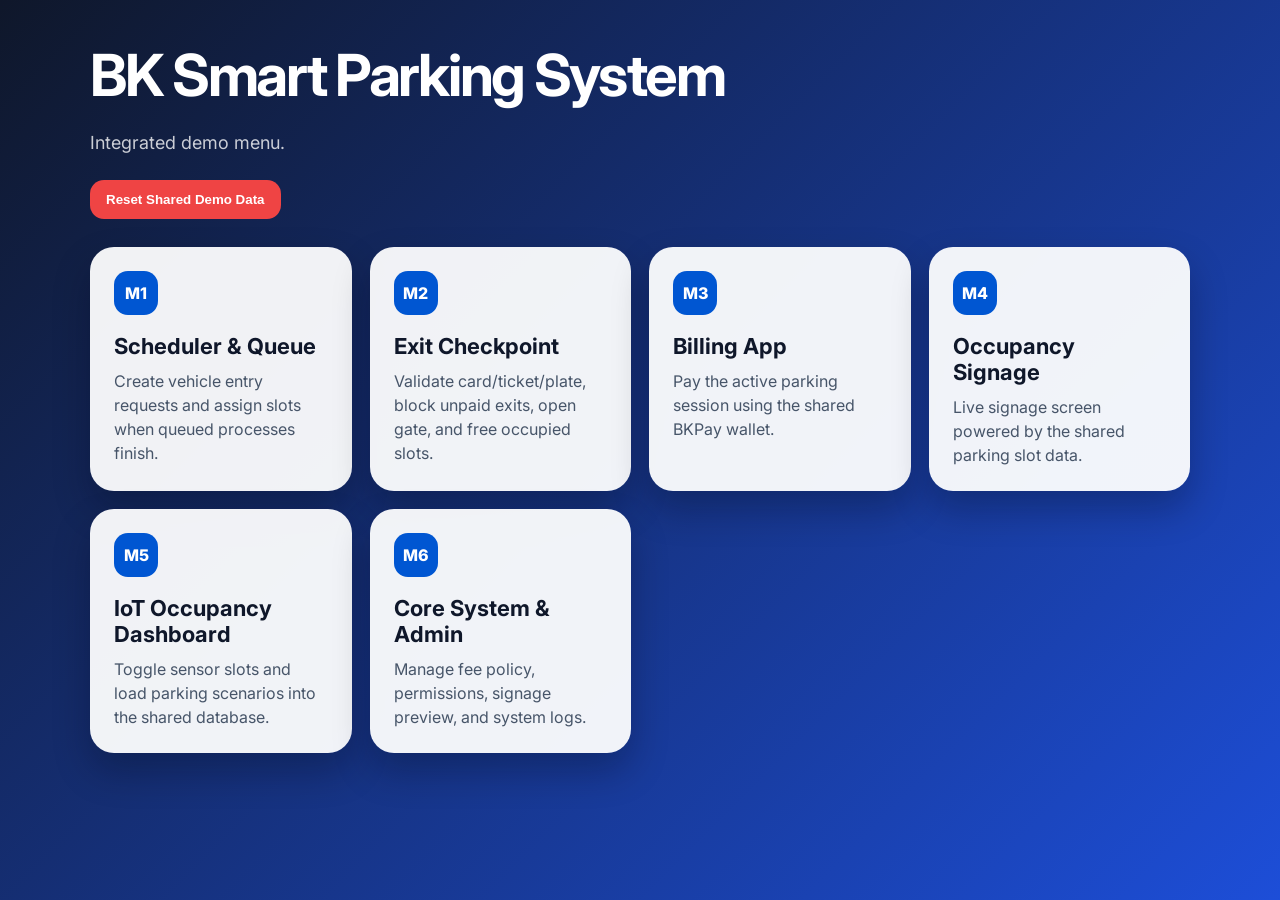
<file: index.html>
<!DOCTYPE html>
<html lang="en">
<head>
    <meta charset="UTF-8">
    <meta name="viewport" content="width=device-width, initial-scale=1.0">
    <title>BK Smart Parking System - Integrated Demo</title>
    <link href="https://fonts.googleapis.com/css2?family=Inter:wght@400;600;700;800&display=swap" rel="stylesheet">
    <style>
        * { box-sizing: border-box; }
        body {
            margin: 0;
            min-height: 100vh;
            font-family: Inter, system-ui, -apple-system, BlinkMacSystemFont, sans-serif;
            background: linear-gradient(135deg, #0f172a, #1d4ed8);
            color: #fff;
            padding: 40px;
        }
        .wrap { max-width: 1100px; margin: 0 auto; }
        .hero {
            margin-bottom: 28px;
        }
        .hero h1 {
            font-size: clamp(36px, 5vw, 58px);
            margin: 0 0 12px;
            letter-spacing: -0.04em;
        }
        .hero p {
            max-width: 760px;
            color: rgba(255,255,255,0.78);
            font-size: 18px;
            line-height: 1.65;
        }
        .grid {
            display: grid;
            grid-template-columns: repeat(auto-fit, minmax(250px, 1fr));
            gap: 18px;
        }
        .card {
            display: block;
            color: #0f172a;
            text-decoration: none;
            background: rgba(255,255,255,0.94);
            border-radius: 24px;
            padding: 24px;
            min-height: 180px;
            box-shadow: 0 18px 36px rgba(2,6,23,0.28);
            transition: transform .18s ease, box-shadow .18s ease;
        }
        .card:hover { transform: translateY(-4px); box-shadow: 0 24px 45px rgba(2,6,23,0.34); }
        .badge {
            display: inline-flex;
            align-items: center;
            justify-content: center;
            width: 44px;
            height: 44px;
            border-radius: 14px;
            background: #0056D2;
            color: #fff;
            font-weight: 800;
            margin-bottom: 18px;
        }
        h2 { margin: 0 0 10px; font-size: 22px; }
        .card p { margin: 0; color: #475569; line-height: 1.5; }
        .tools { margin-top: 22px; display: flex; gap: 12px; flex-wrap: wrap; }
        button {
            border: 0;
            border-radius: 14px;
            padding: 12px 16px;
            font-weight: 800;
            cursor: pointer;
        }
        .reset { background: #ef4444; color: white; }
        .note { color: rgba(255,255,255,.75); margin-top: 12px; font-size: 14px; }
    </style>
</head>
<body>
    <main class="wrap">
        <section class="hero">
            <h1>BK Smart Parking System</h1>
            <p>Integrated demo menu. 
            <div class="tools">
                <button class="reset" id="reset-demo">Reset Shared Demo Data</button>
            </div>
            <div class="note"></div>
        </section>

        <section class="grid">
            <a class="card" href="Module_1/index.html"><div class="badge">M1</div><h2>Scheduler & Queue</h2><p>Create vehicle entry requests and assign slots when queued processes finish.</p></a>
            <a class="card" href="Module_2/index.html"><div class="badge">M2</div><h2>Exit Checkpoint</h2><p>Validate card/ticket/plate, block unpaid exits, open gate, and free occupied slots.</p></a>
            <a class="card" href="Module_3/index.html"><div class="badge">M3</div><h2>Billing App</h2><p>Pay the active parking session using the shared BKPay wallet.</p></a>
            <a class="card" href="Module_4/index.html"><div class="badge">M4</div><h2>Occupancy Signage</h2><p>Live signage screen powered by the shared parking slot data.</p></a>
            <a class="card" href="Module_5/index.html"><div class="badge">M5</div><h2>IoT Occupancy Dashboard</h2><p>Toggle sensor slots and load parking scenarios into the shared database.</p></a>
            <a class="card" href="Module_6/index.html"><div class="badge">M6</div><h2>Core System & Admin</h2><p>Manage fee policy, permissions, signage preview, and system logs.</p></a>
        </section>
    </main>
    <script src="shared/spms-db.js"></script>
    <script>
        document.getElementById('reset-demo').addEventListener('click', () => {
            window.SPMS.resetDb();
            alert('Shared demo data has been reset.');
        });
    </script>
</body>
</html>
</file>
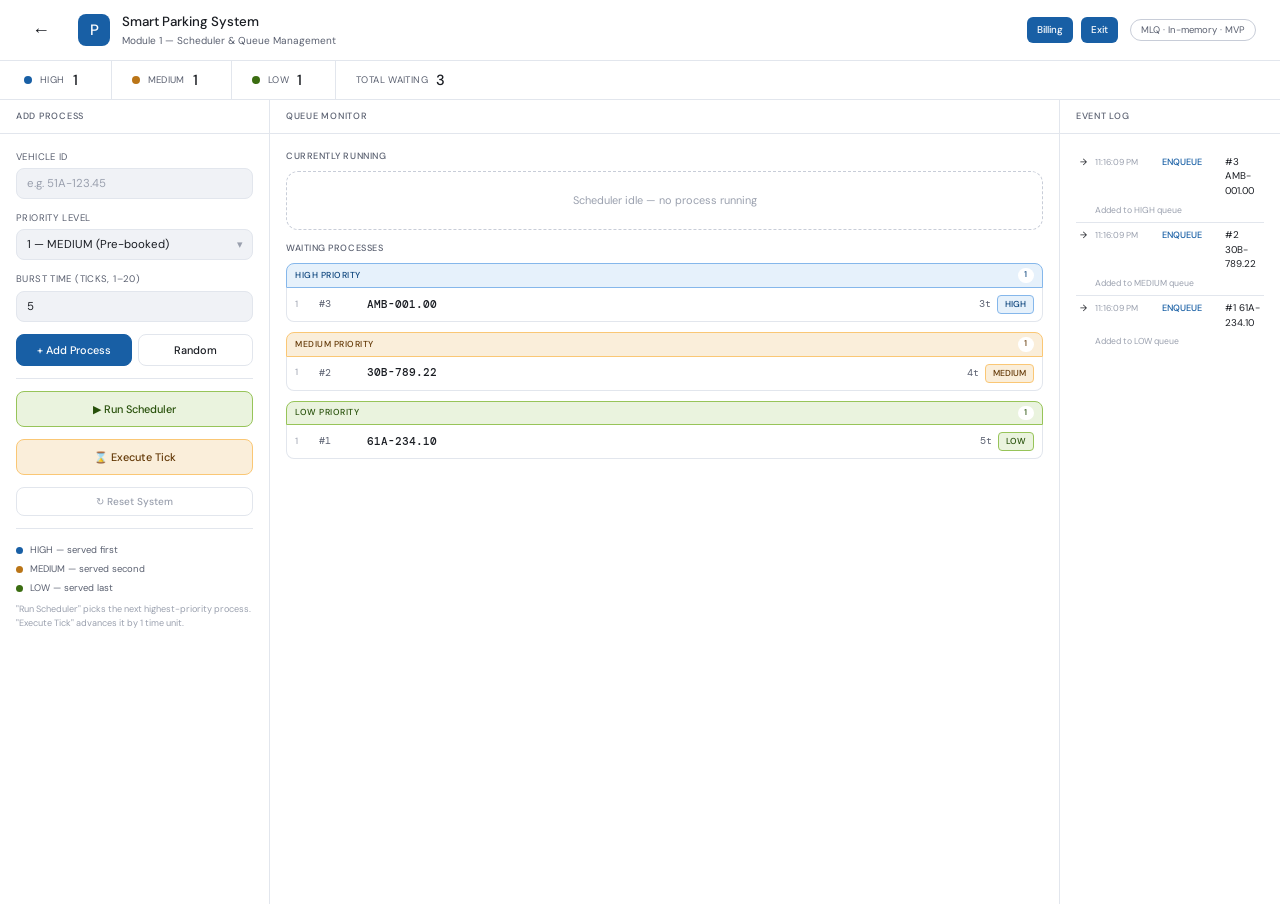
<file: Module_1/index.html>
<!DOCTYPE html>
<html lang="en">
<head>
  <meta charset="UTF-8" />
  <meta name="viewport" content="width=device-width, initial-scale=1.0" />
  <title>SPS — Scheduler & Queue Management</title>
  <link rel="stylesheet" href="../shared/spms-ui.css" />
  <link rel="stylesheet" href="style.css" />
  <style>
    .module-nav { display:flex; gap:8px; align-items:center; }
    .module-nav a { display:inline-flex; align-items:center; justify-content:center; border-radius:6px; padding:6px 10px; background:#185FA5; color:#fff; text-decoration:none; font-size:0.7rem; font-weight:500; transition:background .15s; }
    .module-nav a:hover { background:#0C447C; }
    .back-btn { background:none; border:none; color:#1A1D23; font-size:18px; cursor:pointer; padding:0 8px; margin-right:8px; }
    .back-btn:hover { color:#0056D2; }
  </style>
</head>
<body>
<div class="app-shell">

  <!-- Header -->
  <header class="app-header">
    <div class="hdr-brand">
      <button type="button" class="back-btn" onclick="window.SPMS_UI?.goBack();">←</button>
      <div class="hdr-icon">P</div>
      <div>
        <div class="hdr-title">Smart Parking System</div>
        <div class="hdr-sub">Module 1 — Scheduler &amp; Queue Management</div>
      </div>
    </div>
    <div style="display:flex; align-items:center; gap:12px;">
      <div class="module-nav">
        <a href="../Module_3/index.html">Billing</a>
        <a href="../Module_2/index.html">Exit</a>
      </div>
      <span class="hdr-pill">MLQ &middot; In-memory &middot; MVP</span>
    </div>
  </header>

  <!-- Stats bar -->
  <div class="stats-bar">
    <div class="stat">
      <div class="stat-dot" style="background:#185FA5"></div>
      <span class="stat-label">HIGH</span>
      <span class="stat-value" id="stat0">0</span>
    </div>
    <div class="stat">
      <div class="stat-dot" style="background:#BA7517"></div>
      <span class="stat-label">MEDIUM</span>
      <span class="stat-value" id="stat1">0</span>
    </div>
    <div class="stat">
      <div class="stat-dot" style="background:#3B6D11"></div>
      <span class="stat-label">LOW</span>
      <span class="stat-value" id="stat2">0</span>
    </div>
    <div class="stat">
      <span class="stat-label">Total waiting</span>
      <span class="stat-value" id="statTotal">0</span>
    </div>
  </div>

  <!-- Main content -->
  <main class="app-main">

    <!-- LEFT: Control panel -->
    <section class="panel">
      <div class="panel-header">Add Process</div>
      <div class="panel-body">

        <div>
          <label class="form-label" for="vehicleInput">Vehicle ID</label>
          <input class="form-input" id="vehicleInput" type="text"
                 placeholder="e.g. 51A-123.45" maxlength="20" />
        </div>

        <div>
          <label class="form-label" for="prioritySelect">Priority Level</label>
          <div class="select-wrap">
            <select class="form-select" id="prioritySelect">
              <option value="0">0 — HIGH (Emergency / VIP)</option>
              <option value="1" selected>1 — MEDIUM (Pre-booked)</option>
              <option value="2">2 — LOW (Walk-in)</option>
            </select>
          </div>
        </div>

        <div>
          <label class="form-label" for="burstInput">Burst Time (ticks, 1–20)</label>
          <input class="form-input" id="burstInput" type="number"
                 value="5" min="1" max="20" />
        </div>

        <div class="btn-row">
          <button class="btn btn-primary" id="btnAdd">+ Add Process</button>
          <button class="btn btn-ghost"   id="btnRandom">Random</button>
        </div>

        <hr class="sep" />

        <button class="btn btn-success" id="btnSchedule">
          &#9654; Run Scheduler
        </button>
        <button class="btn btn-warning" id="btnTick">
          &#8987; Execute Tick
        </button>
        <button class="btn btn-reset" id="btnReset">
          &#8635; Reset System
        </button>

        <hr class="sep" />

        <div class="legend">
          <div class="legend-row">
            <div class="legend-dot" style="background:#185FA5"></div>
            <span>HIGH — served first</span>
          </div>
          <div class="legend-row">
            <div class="legend-dot" style="background:#BA7517"></div>
            <span>MEDIUM — served second</span>
          </div>
          <div class="legend-row">
            <div class="legend-dot" style="background:#3B6D11"></div>
            <span>LOW — served last</span>
          </div>
          <p class="legend-note">
            "Run Scheduler" picks the next highest-priority process.
            "Execute Tick" advances it by 1 time unit.
          </p>
        </div>

      </div>
    </section>

    <!-- CENTRE: Queue monitor -->
    <section class="panel">
      <div class="panel-header">Queue Monitor</div>
      <div class="panel-body">

        <div>
          <div class="sec-label" style="margin-bottom:8px">Currently running</div>
          <div id="currentProcess"></div>
        </div>

        <div>
          <div class="sec-label" style="margin-bottom:8px">Waiting processes</div>
          <div id="queueList"></div>
        </div>

      </div>
    </section>

    <!-- RIGHT: Event log -->
    <section class="panel">
      <div class="panel-header">Event Log</div>
      <div class="panel-body">
        <div id="logList"></div>
      </div>
    </section>

  </main>

</div>

<!-- Toast -->
<div class="toast" id="toast"></div>

<!-- Scripts — load in dependency order -->
<script src="../shared/spms-db.js"></script>
    <script src="../shared/spms-ui.js"></script>
<script src="pcb.js"></script>
<script src="queue.js"></script>
<script src="scheduler.js"></script>
<script src="main.js"></script>

</body>
</html>
</file>
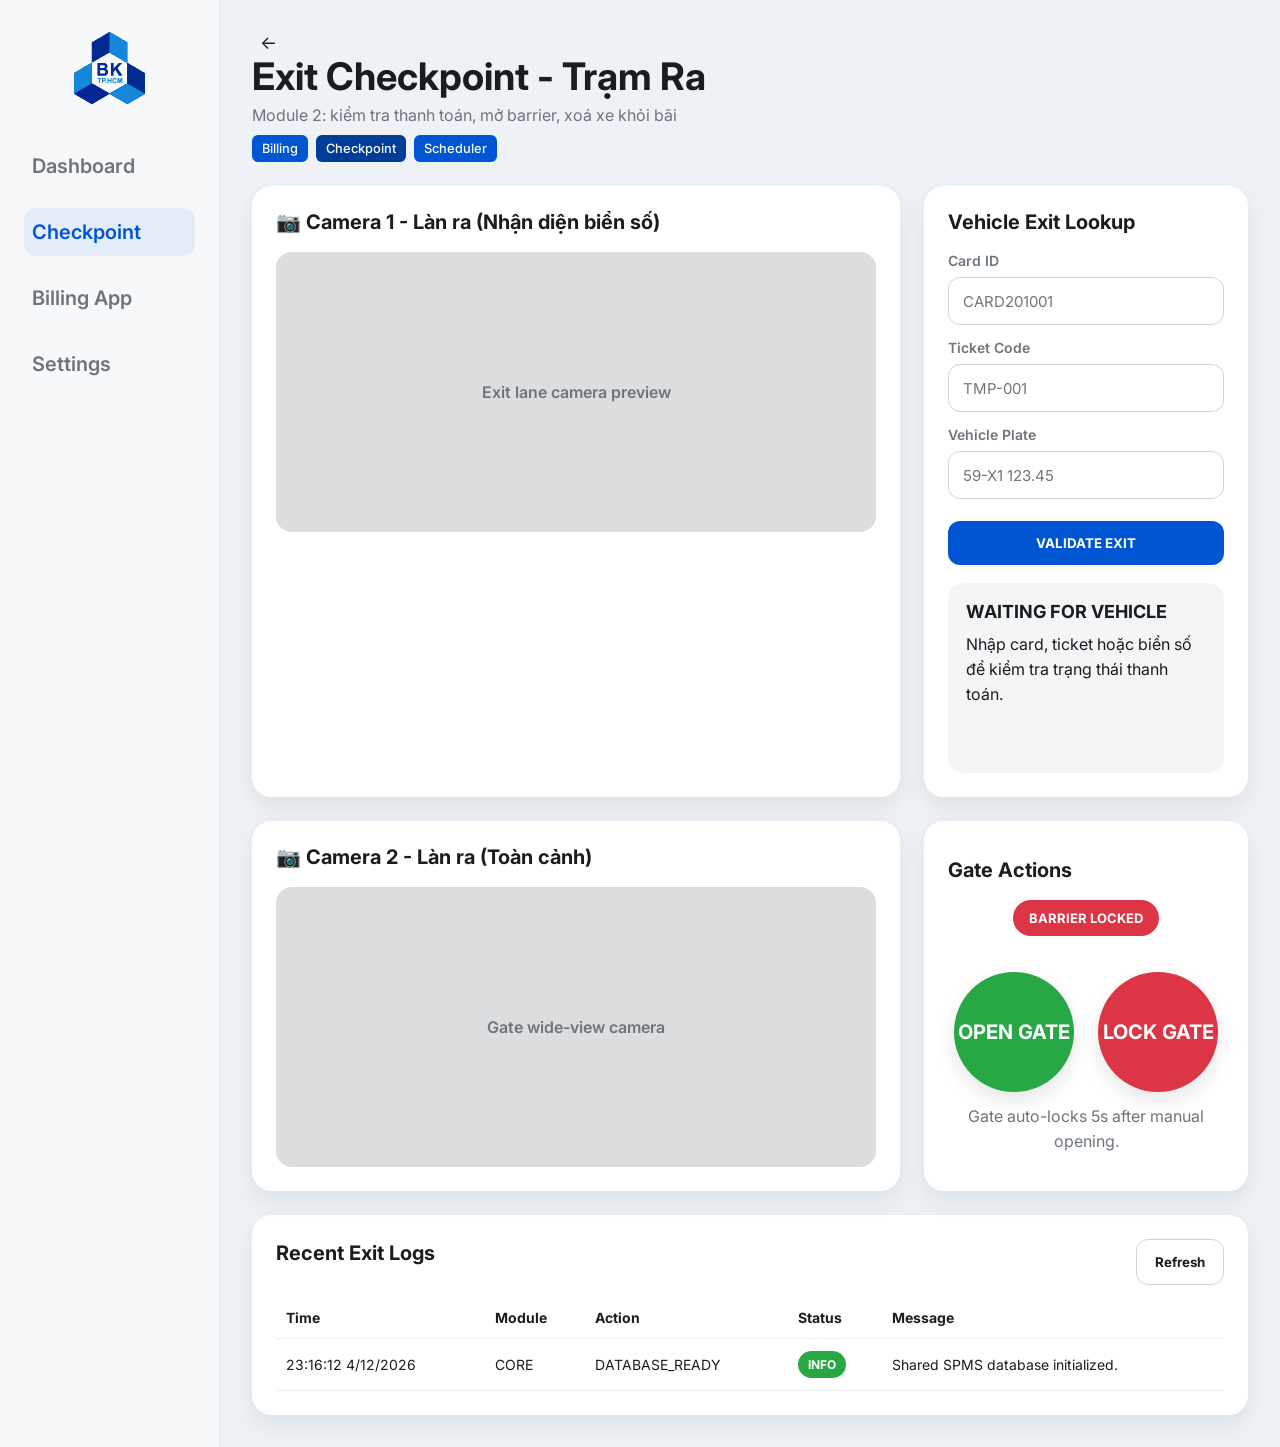
<file: Module_2/index.html>
<!DOCTYPE html>
<html lang="en">
<head>
    <meta charset="UTF-8">
    <meta name="viewport" content="width=device-width, initial-scale=1.0">
    <title>Smart Parking - Module 2 Exit</title>
    <link rel="stylesheet" href="../shared/spms-ui.css">
    <link rel="stylesheet" href="style.css">
    <link href="https://fonts.googleapis.com/css2?family=Inter:wght@400;600;700&display=swap" rel="stylesheet">
    <style>
        .module-nav { display:flex; gap:8px; align-items:center; margin-top:10px; }
        .module-nav a { display:inline-flex; align-items:center; justify-content:center; border-radius:6px; padding:6px 10px; background:#0056D2; color:#fff; text-decoration:none; font-size:0.8rem; font-weight:500; transition:background .15s; }
        .module-nav a:hover { background:#003d99; }
        .back-btn { background:none; border:none; color:#1A1D1F; font-size:18px; cursor:pointer; padding:0 8px; margin-right:8px; }
        .back-btn:hover { color:#0056D2; }
        .brand { width: 72px; height: 72px; border-radius: 18px; background: transparent; display: flex; align-items: center; justify-content: center; margin: 0 auto 20px; }
        .brand img { width: 100%; height: 100%; object-fit: contain; }
    </style>
</head>
<body>
    <div class="shell">
        <aside class="sidebar">
            <div class="brand"><img src="../shared/bk-logo.svg" alt="BK logo"></div>
            <a class="nav-item" href="../Module_5/index.html">Dashboard</a>
            <a class="nav-item active" href="./index.html">Checkpoint</a>
            <a class="nav-item" href="../Module_3/index.html">Billing App</a>
            <a class="nav-item" href="../Module_6/index.html">Settings</a>
        </aside>

        <main class="content">
            <header class="page-header">
                <div>
                    <button type="button" class="back-btn" onclick="window.SPMS_UI?.goBack();">←</button>
                    <h1>Exit Checkpoint - Trạm Ra</h1>
                    <p class="subtitle">Module 2: kiểm tra thanh toán, mở barrier, xoá xe khỏi bãi</p>
                    <div class="module-nav">
                        <a class="nav-item" href="../Module_3/index.html">Billing</a>
                        <a class="nav-item active" href="./index.html">Checkpoint</a>
                        <a class="nav-item" href="../Module_1/index.html">Scheduler</a>
                    </div>
                </div>
            </header>

            <section class="top-grid">
                <div class="camera-card card">
                    <h2>📷 Camera 1 - Làn ra (Nhận diện biển số)</h2>
                    <div class="camera-placeholder">Exit lane camera preview</div>
                </div>

                <div class="detail-card card">
                    <h2>Vehicle Exit Lookup</h2>
                    <label for="card-input">Card ID</label>
                    <input id="card-input" class="input-field" placeholder="CARD201001">

                    <label for="ticket-input">Ticket Code</label>
                    <input id="ticket-input" class="input-field" placeholder="TMP-001">

                    <label for="plate-input">Vehicle Plate</label>
                    <input id="plate-input" class="input-field" placeholder="59-X1 123.45">

                    <button id="btn-validate" class="btn btn-blue">VALIDATE EXIT</button>

                    <div id="result-panel" class="result-panel waiting">
                        <div class="result-title">WAITING FOR VEHICLE</div>
                        <p>Nhập card, ticket hoặc biển số để kiểm tra trạng thái thanh toán.</p>
                    </div>
                </div>
            </section>

            <section class="bottom-grid">
                <div class="camera-card card">
                    <h2>📷 Camera 2 - Làn ra (Toàn cảnh)</h2>
                    <div class="camera-placeholder">Gate wide-view camera</div>
                </div>

                <div class="action-card card">
                    <h2>Gate Actions</h2>
                    <div class="gate-status-row">
                        <span id="gate-badge" class="pill pill-red">BARRIER LOCKED</span>
                    </div>
                    <div class="action-row">
                        <button id="btn-open" class="circle-btn open" disabled>OPEN GATE</button>
                        <button id="btn-lock" class="circle-btn lock">LOCK GATE</button>
                    </div>
                    <p class="action-hint">Gate auto-locks 5s after manual opening.</p>
                </div>
            </section>

            <section class="card log-card">
                <div class="section-head">
                    <h2>Recent Exit Logs</h2>
                    <button id="btn-refresh" class="btn btn-outline">Refresh</button>
                </div>
                <table class="data-table">
                    <thead>
                        <tr>
                            <th>Time</th>
                            <th>Module</th>
                            <th>Action</th>
                            <th>Status</th>
                            <th>Message</th>
                        </tr>
                    </thead>
                    <tbody id="log-body"></tbody>
                </table>
            </section>
        </main>
    </div>

    <script src="../shared/spms-db.js"></script>
    <script src="../shared/spms-ui.js"></script>
    <script src="app.js"></script>
</body>
</html>
</file>
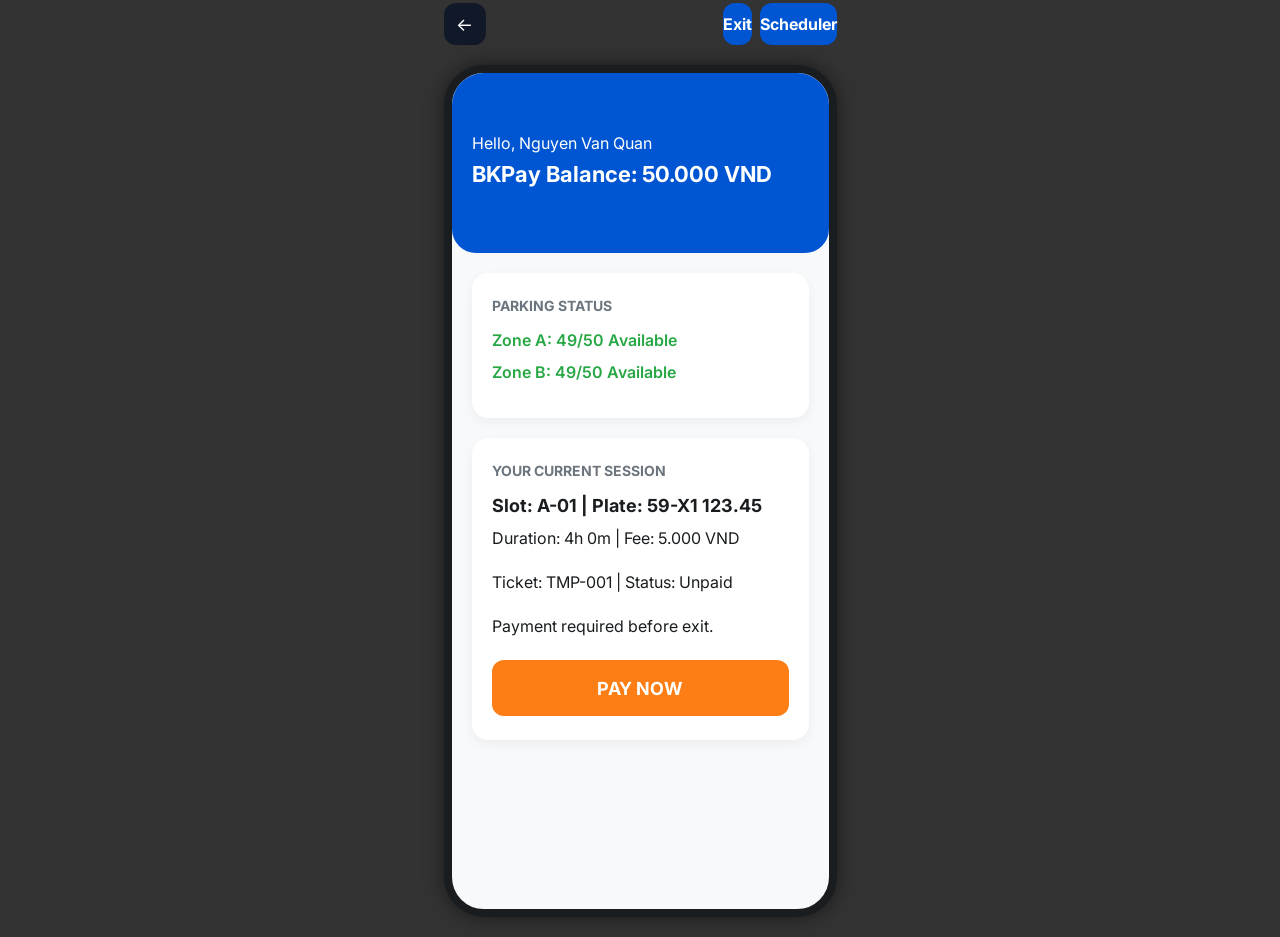
<file: Module_3/index.html>
<!DOCTYPE html>
<html lang="en">
<head>
    <meta charset="UTF-8">
    <meta name="viewport" content="width=device-width, initial-scale=1.0">
    <title>Smart Parking - End User</title>
    <link rel="stylesheet" href="../shared/spms-ui.css">
    <link rel="stylesheet" href="style.css">
    <link href="https://fonts.googleapis.com/css2?family=Inter:wght@400;600;700&display=swap" rel="stylesheet">
    <style>
        .module-toolbar { width:393px; margin:20px auto 0; display:flex; gap:12px; justify-content:space-between; align-items:center; }
        .module-toolbar .back-btn { width:42px; height:42px; border-radius:12px; background:#111827; color:#fff; border:none; font-size:18px; cursor:pointer; display:flex; align-items:center; justify-content:center; }
        .module-toolbar .nav-links { display:flex; gap:8px; }
        .module-toolbar a { flex:1; text-decoration:none; display:inline-flex; align-items:center; justify-content:center; height:42px; border-radius:12px; background:#0056D2; color:#fff; font-weight:700; transition:background .15s; }
        .module-toolbar a:hover { background:#003d99; }
    </style>
</head>
<body>
    <div class="billing-shell">
        <div class="module-toolbar">
            <button class="back-btn" onclick="window.SPMS_UI?.goBack();">←</button>
            <div class="nav-links">
                <a href="../Module_2/index.html">Exit</a>
                <a href="../Module_1/index.html">Scheduler</a>
            </div>
        </div>
        <div class="phone-frame">
        
        <div id="screen-home" class="screen active">
            <div class="header-blue">
                <p class="greeting" id="user-name">Hello, Nguyen Van Quan</p>
                <h1 class="balance" id="user-balance">BKPay Balance: 50,000 VND</h1>
            </div>

            <div class="card status-card">
                <p class="card-title">PARKING STATUS</p>
                <p class="zone-text text-green" id="zone-a">Zone A: 45/50 Available</p>
                <p class="zone-text text-red" id="zone-b">Zone B: Full</p>
            </div>

            <div class="card session-card">
                <p class="card-title">YOUR CURRENT SESSION</p>
                <p class="main-info">Slot: A-01 | Plate: 59-X1 123.45</p>
                <p class="sub-info">Duration: 4h 15m | Fee: 4,000 VND</p>
                <button id="btn-pay-now" class="btn btn-orange">PAY NOW</button>
            </div>
        </div>

        <div id="screen-payment" class="screen hidden">
            <div class="top-bar">
                <span id="btn-back" class="icon-back">&#10094;</span>
                <h2 class="title-checkout">Checkout</h2>
            </div>

            <div class="card receipt-card">
                <p class="card-title">PAYMENT SUMMARY</p>
                <div class="receipt-line">
                    <span>Parking Fee</span>
                    <span class="fw-bold">4,000 VND</span>
                </div>
                <div class="receipt-line">
                    <span>Service Fee</span>
                    <span class="fw-bold">1,000 VND</span>
                </div>
                <div class="divider"></div>
                <div class="receipt-total">
                    <span class="fw-bold">TOTAL PAYMENT</span>
                    <span class="text-red fw-bold text-24">5,000 VND</span>
                </div>
            </div>

            <div class="card method-card">
                <p class="card-title">Payment Method</p>
                <div class="method-info">
                    <span class="text-blue fw-bold">BKPay Wallet</span>
                    <span class="icon-check">✔</span>
                </div>
            </div>

            <button id="btn-confirm-pay" class="btn btn-green btn-bottom">CONFIRM & PAY</button>
        </div>

    </div>

    </div>
    <script src="../shared/spms-db.js"></script>
    <script src="../shared/spms-ui.js"></script>
    <script src="app.js"></script>
</body>
</html>
</file>
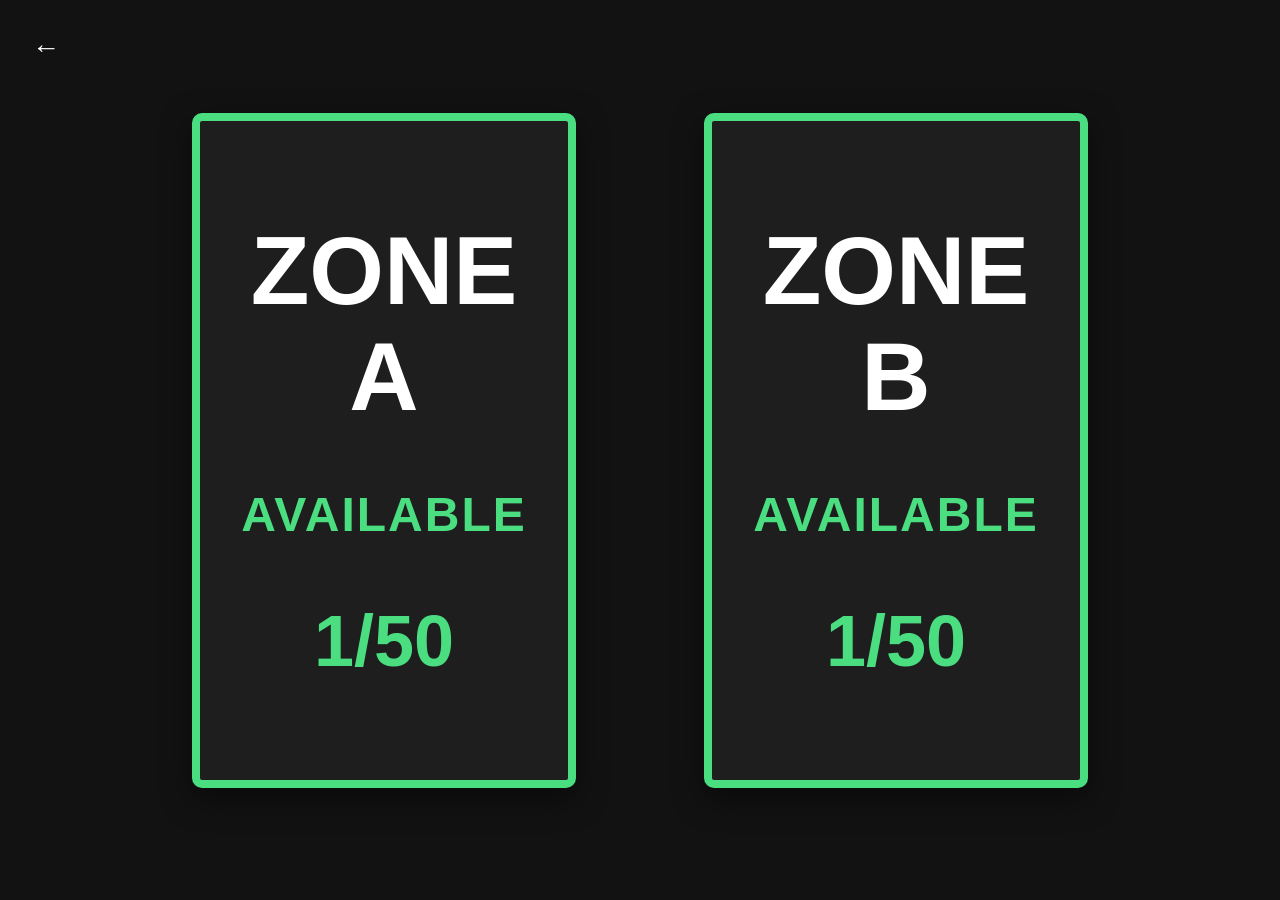
<file: Module_4/index.html>
<!DOCTYPE html>
<html lang="en">
<head>
    <meta charset="UTF-8">
    <meta name="viewport" content="width=device-width, initial-scale=1.0">
    <title>Occupancy Signage</title>
    <link rel="stylesheet" href="../shared/spms-ui.css">
    <style>
        body {
            margin: 0;
            padding: 0;
            font-family: 'Segoe UI', Tahoma, Geneva, Verdana, sans-serif;
            background-color: #121212;
            color: #ffffff;
            display: flex;
            justify-content: center;
            align-items: center;
            height: 100vh;
            overflow: hidden;
        }

        #zones-container {
            display: flex;
            justify-content: center;
            align-items: center;
            width: 100vw;
            gap: 10vw;
        }

        .zone-card {
            width: 30vw;
            max-width: 450px;
            height: 75vh;
            max-height: 800px;
            border: 8px solid #4ade80;
            border-radius: 10px;
            background: #1e1e1e;
            display: flex;
            flex-direction: column;
            justify-content: space-evenly;
            align-items: center;
            padding: 40px 20px;
            box-sizing: border-box;
            box-shadow: 0 10px 30px rgba(0,0,0,0.5);
        }

        .zone-title {
            font-size: 6rem;
            font-weight: bold;
            color: #ffffff;
            text-align: center;
            line-height: 1.1;
        }

        .zone-status {
            font-size: 3rem;
            font-weight: bold;
            text-transform: uppercase;
            letter-spacing: 2px;
        }

        .zone-count {
            font-size: 4.5rem;
            font-weight: bold;
        }

        .border-available { border-color: #4ade80; }
        .border-near-full { border-color: #facc15; }
        .border-full      { border-color: #f87171; }

        .text-available { color: #4ade80; }
        .text-near-full { color: #facc15; }
        .text-full      { color: #f87171; }

        .back-btn {
            position: absolute;
            top: 24px;
            left: 24px;
            background: none;
            border: none;
            color: #ffffff;
            font-size: 28px;
            cursor: pointer;
            padding: 8px;
        }

        .back-btn:hover {
            color: #4ade80;
        }
    </style>
</head>
<body>
    <button type="button" class="back-btn" onclick="window.SPMS_UI?.goBack();">←</button>

    <div id="zones-container">
        <div id="zone-a-card" class="zone-card border-available">
            <div class="zone-title">ZONE A</div>
            <div id="zone-a-status" class="zone-status text-available">AVAILABLE</div>
            <div id="zone-a-count" class="zone-count text-available">--/--</div>
        </div>

        <div id="zone-b-card" class="zone-card border-available">
            <div class="zone-title">ZONE B</div>
            <div id="zone-b-status" class="zone-status text-available">AVAILABLE</div>
            <div id="zone-b-count" class="zone-count text-available">--/--</div>
        </div>
    </div>

    <script src="../shared/spms-db.js"></script>
    <script src="../shared/spms-ui.js"></script>
    <script src="app.js"></script>

</body>
</html>
</file>
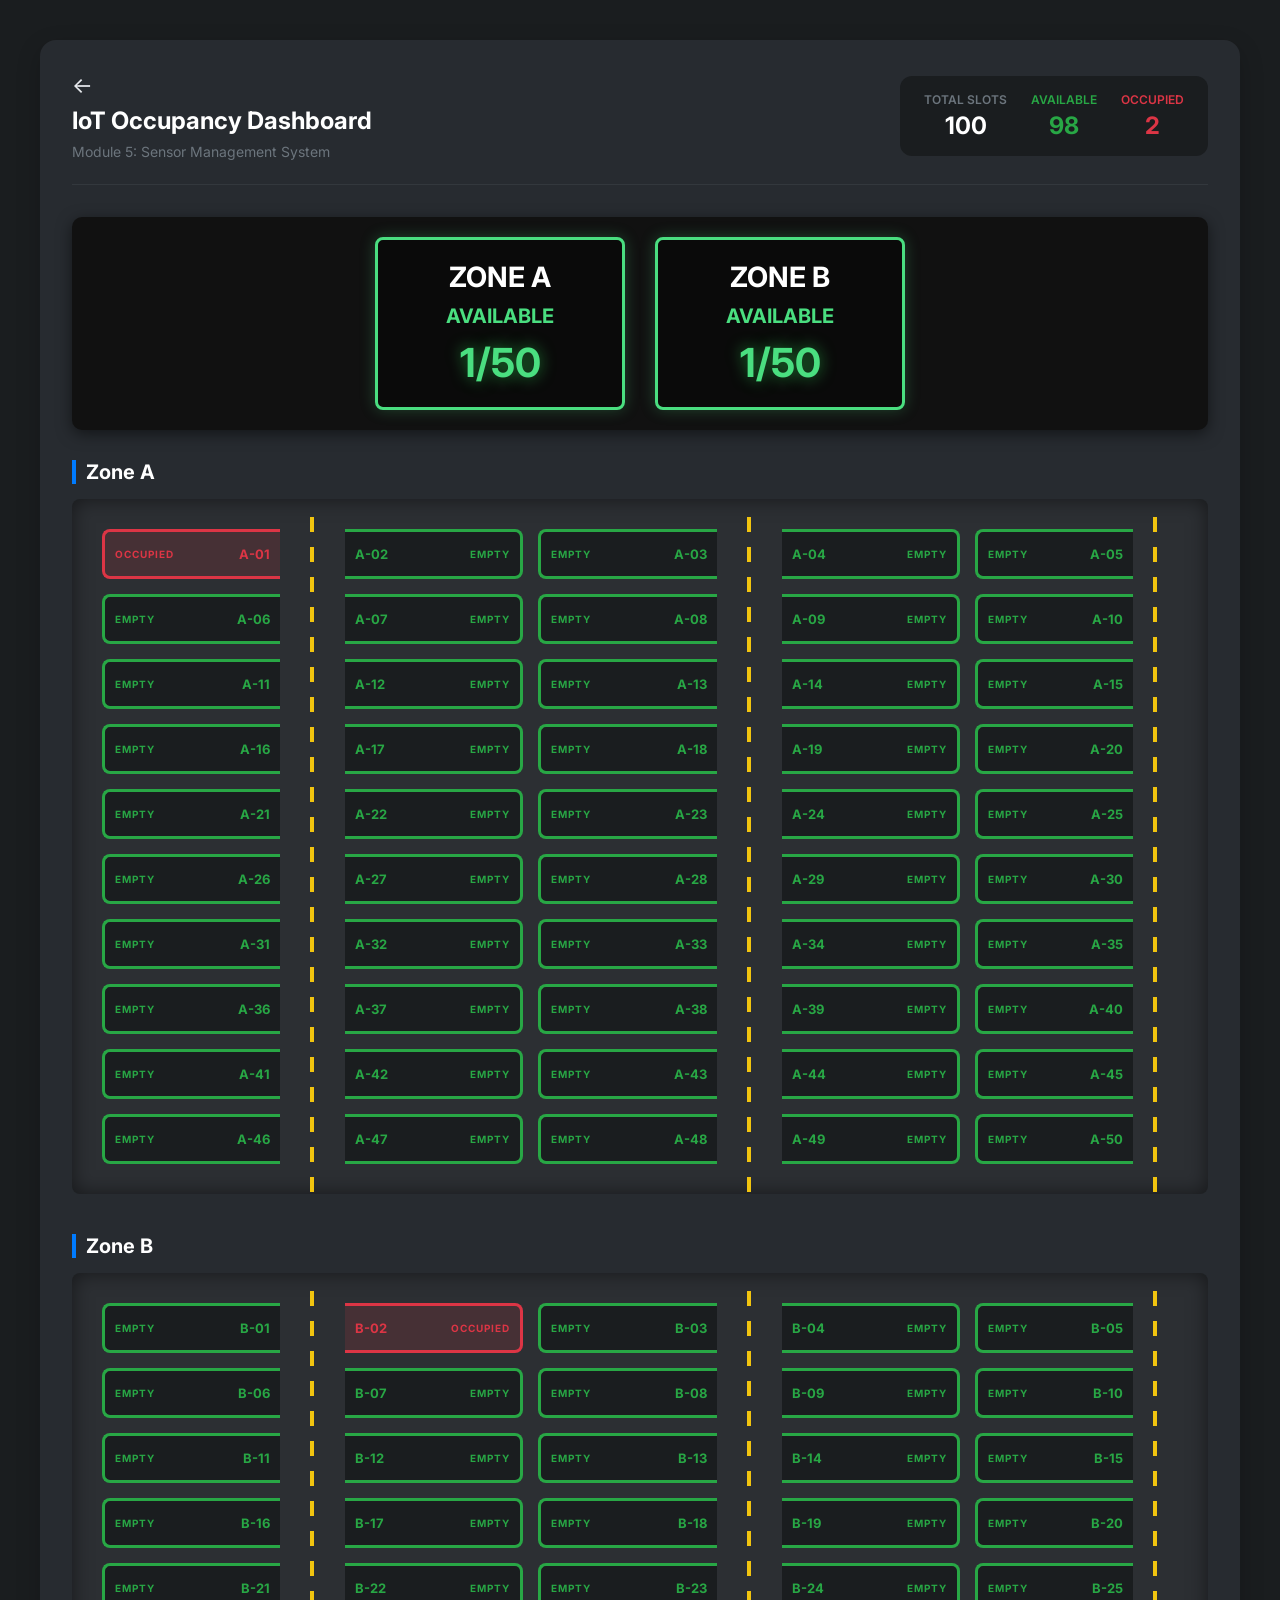
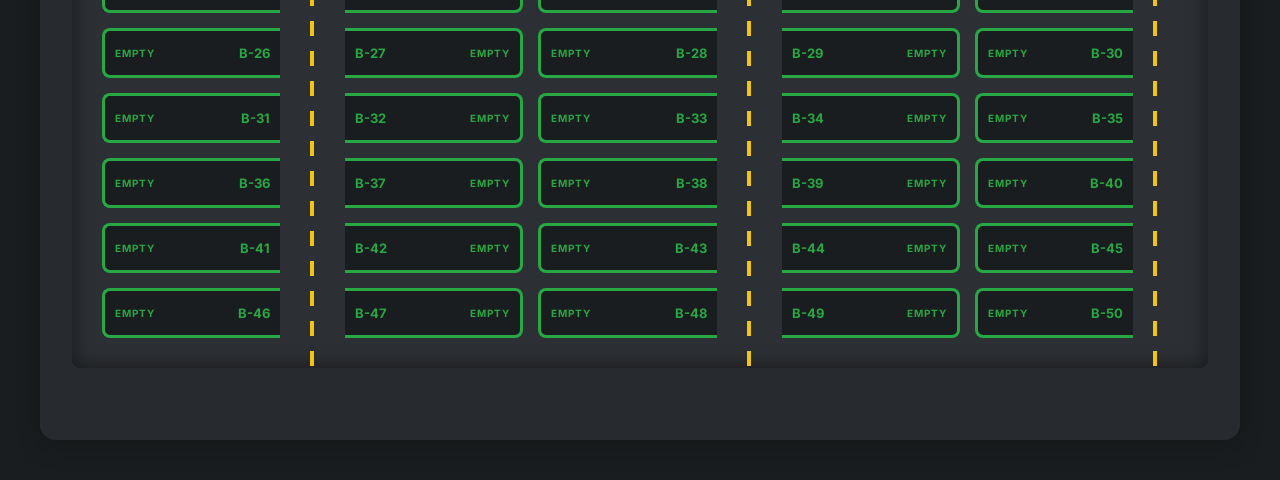
<file: Module_5/index.html>
<!DOCTYPE html>
<html lang="en">
<head>
    <meta charset="UTF-8">
    <meta name="viewport" content="width=device-width, initial-scale=1.0">
    <title>Smart Parking - IoT Occupancy Dashboard</title>
    <link rel="stylesheet" href="style.css">
    <link href="https://fonts.googleapis.com/css2?family=Inter:wght@400;600;700&display=swap" rel="stylesheet">
</head>
<body>
    <div class="dashboard-container">
        <div class="header">
            <div>
        <button type="button" class="back-btn" onclick="window.SPMS_UI?.goBack() || history.back();">←</button>
                <h1>IoT Occupancy Dashboard</h1>
                <p class="subtitle">Module 5: Sensor Management System</p>
            </div>
            <div class="stats-card">
                <div class="stat">
                    <span class="stat-title">Total Slots</span>
                    <span class="stat-value" id="total-slots">100</span>
                </div>
                <div class="stat">
                    <span class="stat-title text-green">Available</span>
                    <span class="stat-value text-green" id="available-slots">100</span>
                </div>
                <div class="stat">
                    <span class="stat-title text-red">Occupied</span>
                    <span class="stat-value text-red" id="occupied-slots">0</span>
                </div>
            </div>
        </div>
       
<div class="signage-preview">
    <div class="signage-box" id="sign-box-a">
        <div class="signage-title" style="color:white !important;">ZONE A</div>
        <div class="signage-status" id="sign-a-status">AVAILABLE</div>
        <div class="signage-count" id="sign-a-avail">50/50</div>
    </div>
    <div class="signage-box" id="sign-box-b">
        <div class="signage-title" style="color:white !important;">ZONE B</div>
        <div class="signage-status" id="sign-b-status">AVAILABLE</div>
        <div class="signage-count" id="sign-b-avail">50/50</div>
    </div>
</div>

        <div id="parking-grid" 
           
    </div>

    <script src="../shared/spms-db.js"></script>
    <script src="../shared/spms-ui.js"></script>
    <script src="app.js"></script>
</body>
</html>
</file>
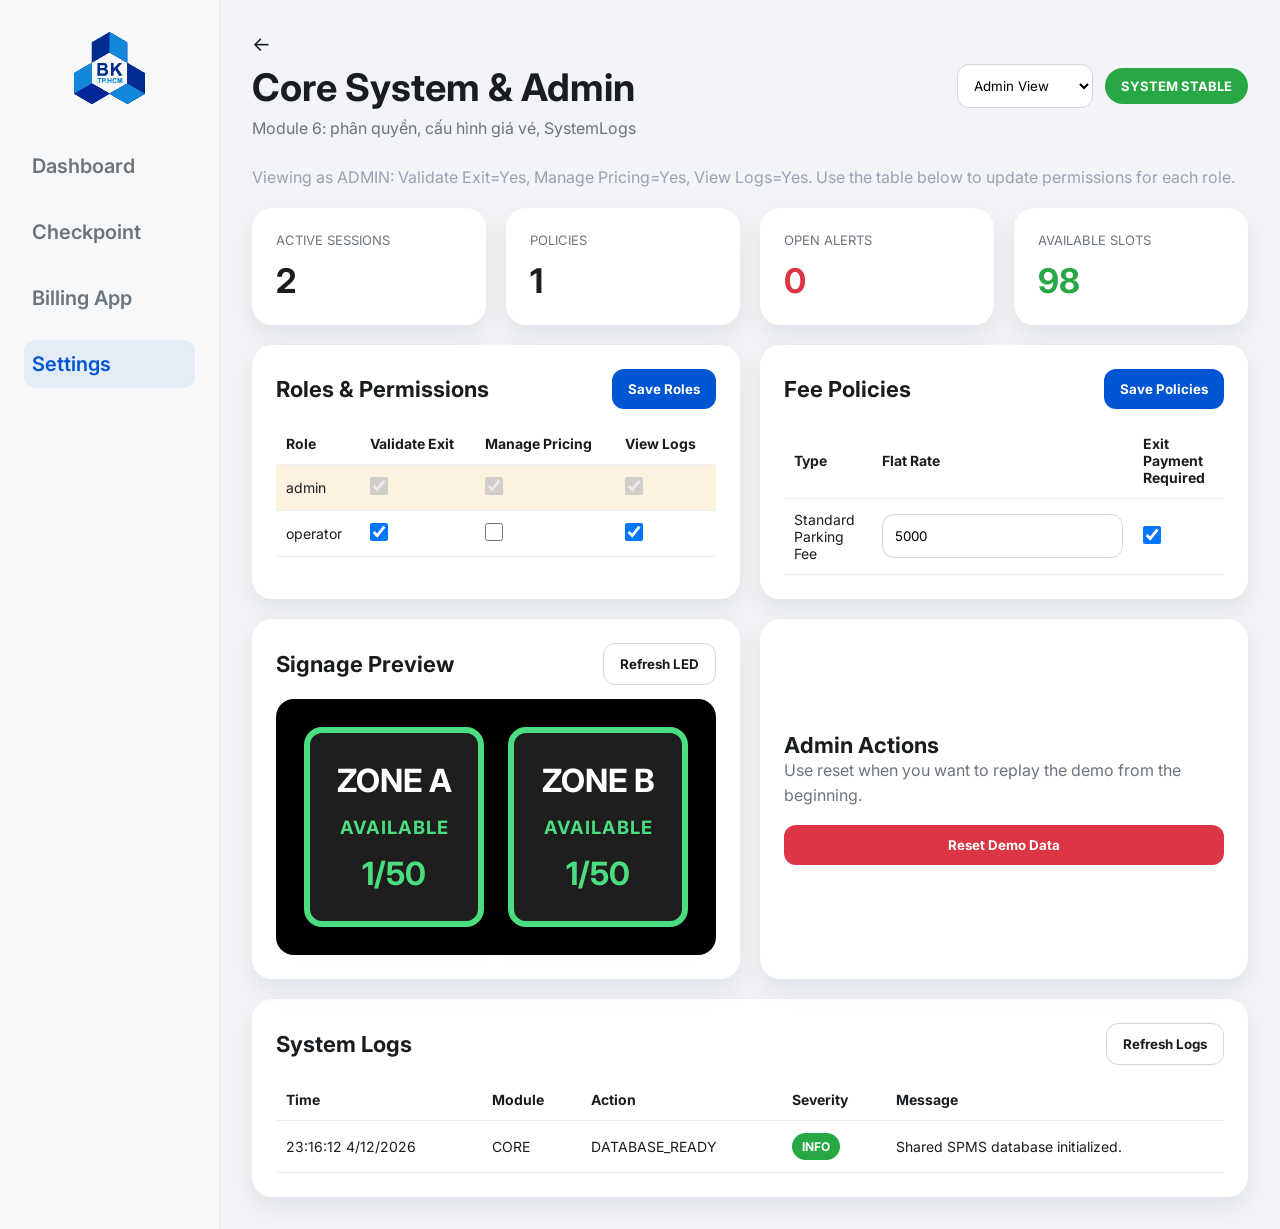
<file: Module_6/index.html>
<!DOCTYPE html>
<html lang="en">
<head>
    <meta charset="UTF-8">
    <meta name="viewport" content="width=device-width, initial-scale=1.0">
    <title>Smart Parking - Module 6 Core System & Admin</title>
    <link rel="stylesheet" href="../shared/spms-ui.css">
    <link rel="stylesheet" href="style.css">
    <link href="https://fonts.googleapis.com/css2?family=Inter:wght@400;600;700&display=swap" rel="stylesheet">
</head>
<body>
    <div class="shell">
        <aside class="sidebar">
                <div class="brand"><img src="../shared/bk-logo.svg" alt="BK logo"></div>
            <a class="nav-item" href="../Module_5/index.html">Dashboard</a>
            <a class="nav-item" href="../Module_2/index.html">Checkpoint</a>
            <a class="nav-item" href="../Module_3/index.html">Billing App</a>
            <a class="nav-item active" href="./index.html">Settings</a>
        </aside>

        <main class="content">
            <header class="page-header">
                <div>
                    <button type="button" class="back-btn" onclick="window.SPMS_UI?.goBack();">←</button>
                    <h1>Core System & Admin</h1>
                    <p class="subtitle">Module 6: phân quyền, cấu hình giá vé, SystemLogs</p>
                </div>
                <div class="header-actions">
                    <select id="role-switcher" class="select-field">
                        <option value="admin">Admin View</option>
                        <option value="operator">Operator View</option>
                    </select>
                    <span id="system-status" class="pill pill-green">SYSTEM STABLE</span>
                </div>
            </header>
            <p id="role-message" class="helper-text muted">Select a role to preview what permissions are active for that view.</p>

            <section class="stats-grid">
                <div class="stat-card">
                    <span class="stat-title">Active Sessions</span>
                    <span id="stat-sessions" class="stat-value">0</span>
                </div>
                <div class="stat-card">
                    <span class="stat-title">Policies</span>
                    <span id="stat-policies" class="stat-value">0</span>
                </div>
                <div class="stat-card">
                    <span class="stat-title">Open Alerts</span>
                    <span id="stat-alerts" class="stat-value text-red">0</span>
                </div>
                <div class="stat-card">
                    <span class="stat-title">Available Slots</span>
                    <span id="stat-available" class="stat-value text-green">0</span>
                </div>
            </section>

            <section class="grid-two">
                <div class="card">
                    <div class="section-head">
                        <h2>Roles & Permissions</h2>
                        <button id="btn-save-roles" class="btn btn-blue">Save Roles</button>
                    </div>
                    <table class="data-table">
                        <thead>
                            <tr>
                                <th>Role</th>
                                <th>Validate Exit</th>
                                <th>Manage Pricing</th>
                                <th>View Logs</th>
                            </tr>
                        </thead>
                        <tbody id="role-body"></tbody>
                    </table>
                </div>

                <div class="card">
                    <div class="section-head">
                        <h2>Fee Policies</h2>
                        <button id="btn-save-policy" class="btn btn-blue">Save Policies</button>
                    </div>
                    <table class="data-table">
                        <thead>
                            <tr>
                                <th>Type</th>
                                <th>Flat Rate</th>
                                <th>Exit Payment Required</th>
                            </tr>
                        </thead>
                        <tbody id="policy-body"></tbody>
                    </table>
                </div>
            </section>

            <section class="grid-two">
                <div class="card led-card">
                    <div class="section-head">
                        <h2>Signage Preview</h2>
                        <button id="btn-refresh-led" class="btn btn-outline">Refresh LED</button>
                    </div>
                    <div class="led-board">
                        <div id="zones-container">
                            <div id="zone-a-card" class="zone-card border-available">
                                <div class="zone-title">ZONE A</div>
                                <div id="zone-a-status" class="zone-status text-available">AVAILABLE</div>
                                <div id="zone-a-count" class="zone-count text-available">--/--</div>
                            </div>
                            <div id="zone-b-card" class="zone-card border-available">
                                <div class="zone-title">ZONE B</div>
                                <div id="zone-b-status" class="zone-status text-available">AVAILABLE</div>
                                <div id="zone-b-count" class="zone-count text-available">--/--</div>
                            </div>
                        </div>
                    </div>
                </div>

                <div class="card actions-card">
                    <h2>Admin Actions</h2>
                    <p class="helper-text">Use reset when you want to replay the demo from the beginning.</p>
                    <button id="btn-reset-demo" class="btn btn-danger">Reset Demo Data</button>
                </div>
            </section>

            <section class="card">
                <div class="section-head">
                    <h2>System Logs</h2>
                    <button id="btn-refresh-logs" class="btn btn-outline">Refresh Logs</button>
                </div>
                <table class="data-table">
                    <thead>
                        <tr>
                            <th>Time</th>
                            <th>Module</th>
                            <th>Action</th>
                            <th>Severity</th>
                            <th>Message</th>
                        </tr>
                    </thead>
                    <tbody id="log-body"></tbody>
                </table>
            </section>
        </main>
    </div>

    <script src="../shared/spms-db.js"></script>
    <script src="../shared/spms-ui.js"></script>
    <script src="app.js"></script>
</body>
</html>
</file>
<file: shared/spms-ui.css>
.spms-floating-back {
    appearance: none;
    -webkit-appearance: none;
    position: fixed;
    top: 16px;
    left: 16px;
    z-index: 9999;
    display: inline-flex;
    align-items: center;
    gap: 8px;
    padding: 10px 14px;
    border-radius: 999px;
    background: rgba(0, 86, 210, 0.95);
    color: #fff !important;
    text-decoration: none;
    font-family: Inter, Segoe UI, Arial, sans-serif;
    font-size: 14px;
    font-weight: 700;
    box-shadow: 0 8px 20px rgba(0, 0, 0, 0.18);
    border: 1px solid rgba(255,255,255,0.25);
    cursor: pointer;
}
.spms-floating-back:hover { filter: brightness(1.08); }
.spms-floating-back:active { transform: translateY(1px); }
</file>
<file: Module_1/style.css>
/* ============================================================
   style.css — Smart Parking Scheduler (Light Theme)
   Font: DM Sans + DM Mono
   Aesthetic: Clean, bright, professional dashboard
   ============================================================ */

@import url('https://fonts.googleapis.com/css2?family=DM+Mono:wght@400;500&family=DM+Sans:wght@300;400;500&display=swap');

/* ── Variables ─────────────────────────────────────────────── */
:root {
  --bg:        #F5F7FA;
  --bg-white:  #FFFFFF;
  --bg-surf:   #F0F2F6;
  --bd:        #E2E6ED;
  --bd-med:    #C8CDD8;

  --tx:        #1A1D23;
  --tx-2:      #5A6070;
  --tx-3:      #9AA0AE;

  /* HIGH — blue */
  --hi:        #185FA5;
  --hi-bg:     #E6F1FB;
  --hi-bd:     #85B7EB;
  --hi-txt:    #0C447C;

  /* MEDIUM — amber */
  --me:        #BA7517;
  --me-bg:     #FAEEDA;
  --me-bd:     #FAC775;
  --me-txt:    #633806;

  /* LOW — green */
  --lo:        #3B6D11;
  --lo-bg:     #EAF3DE;
  --lo-bd:     #97C459;
  --lo-txt:    #27500A;

  /* Accent */
  --ac:        #185FA5;

  --r:         8px;
  --rl:        12px;
  --mono:      'DM Mono', monospace;
  --sans:      'DM Sans', sans-serif;
}

/* ── Reset ─────────────────────────────────────────────────── */
*, *::before, *::after { box-sizing: border-box; margin: 0; padding: 0; }
html { font-size: 14px; }
body {
  font-family: var(--sans);
  background: var(--bg);
  color: var(--tx);
  min-height: 100vh;
  line-height: 1.5;
}

/* ── Layout ────────────────────────────────────────────────── */
.app-shell {
  display: grid;
  grid-template-rows: auto auto 1fr;
  min-height: 100vh;
}

/* ── Header ────────────────────────────────────────────────── */
.app-header {
  background: var(--bg-white);
  border-bottom: 1px solid var(--bd);
  padding: 12px 24px;
  display: flex;
  align-items: center;
  justify-content: space-between;
}
.hdr-brand { display: flex; align-items: center; gap: 12px; }
.hdr-icon {
  width: 32px; height: 32px;
  background: var(--ac);
  border-radius: var(--r);
  display: flex; align-items: center; justify-content: center;
  font-weight: 500; font-size: 15px; color: #fff; flex-shrink: 0;
}
.hdr-title { font-size: 0.95rem; font-weight: 500; color: var(--tx); }
.hdr-sub   { font-size: 0.72rem; color: var(--tx-2); margin-top: 1px; }
.hdr-pill  {
  font-size: 0.68rem; padding: 3px 10px;
  border: 1px solid var(--bd-med); border-radius: 99px; color: var(--tx-2);
}

/* ── Stats Bar ─────────────────────────────────────────────── */
.stats-bar {
  display: flex;
  background: var(--bg-white);
  border-bottom: 1px solid var(--bd);
  padding: 0 24px;
  overflow-x: auto;
}
.stat {
  display: flex; align-items: center; gap: 8px;
  padding: 8px 20px 8px 0; margin-right: 20px;
  border-right: 1px solid var(--bd);
}
.stat:last-child { border-right: none; }
.stat-dot  { width: 8px; height: 8px; border-radius: 50%; flex-shrink: 0; }
.stat-label { font-size: 0.68rem; color: var(--tx-2); text-transform: uppercase; letter-spacing: .04em; }
.stat-value { font-size: 1.05rem; font-weight: 500; color: var(--tx); min-width: 18px; }

/* ── Main Grid ─────────────────────────────────────────────── */
.app-main {
  display: grid;
  grid-template-columns: 270px 1fr 220px;
  gap: 0;
  overflow: hidden;
  height: calc(100vh - 96px);
}

/* ── Panels ────────────────────────────────────────────────── */
.panel {
  background: var(--bg-white);
  border-right: 1px solid var(--bd);
  display: flex; flex-direction: column;
  overflow: hidden;
}
.panel:last-child { border-right: none; }

.panel-header {
  padding: 10px 16px 9px;
  border-bottom: 1px solid var(--bd);
  font-size: 0.65rem; font-weight: 500;
  color: var(--tx-2);
  text-transform: uppercase; letter-spacing: .08em;
  flex-shrink: 0;
  background: var(--bg-white);
  position: sticky; top: 0; z-index: 2;
}

.panel-body {
  padding: 16px;
  overflow-y: auto;
  flex: 1;
  display: flex; flex-direction: column; gap: 12px;
}

/* ── Form ──────────────────────────────────────────────────── */
.form-label {
  display: block;
  font-size: 0.68rem; color: var(--tx-2);
  text-transform: uppercase; letter-spacing: .04em;
  margin-bottom: 4px;
}
.form-input, .form-select {
  width: 100%;
  background: var(--bg-surf);
  border: 1px solid var(--bd);
  border-radius: var(--r);
  padding: 7px 10px;
  font-family: var(--sans); font-size: 0.82rem;
  color: var(--tx); outline: none;
  transition: border-color .15s;
  appearance: none;
}
.form-input:focus, .form-select:focus { border-color: var(--ac); background: var(--bg-white); }
.form-input::placeholder { color: var(--tx-3); }

.select-wrap { position: relative; }
.select-wrap::after {
  content: '▾'; position: absolute; right: 10px; top: 50%;
  transform: translateY(-50%); color: var(--tx-3); pointer-events: none; font-size: 0.75rem;
}

/* ── Buttons ───────────────────────────────────────────────── */
.btn-row { display: flex; gap: 6px; }
.btn {
  display: inline-flex; align-items: center; justify-content: center; gap: 5px;
  padding: 8px 14px;
  border: 1px solid var(--bd); border-radius: var(--r);
  font-family: var(--sans); font-size: 0.78rem; font-weight: 500;
  cursor: pointer; transition: all .12s; white-space: nowrap;
  background: var(--bg-white); color: var(--tx);
}
.btn:active { transform: scale(.97); }
.btn:hover  { background: var(--bg-surf); }

.btn-primary  { background: var(--ac); border-color: var(--ac); color: #fff; flex: 1; }
.btn-primary:hover { background: #0C447C; }
.btn-ghost    { flex: 1; }
.btn-full     { width: 100%; }

.btn-success {
  background: var(--lo-bg); border-color: var(--lo-bd); color: var(--lo-txt);
  width: 100%; padding: 10px;
}
.btn-success:hover { background: #C0DD97; }

.btn-warning {
  background: var(--me-bg); border-color: var(--me-bd); color: var(--me-txt);
  width: 100%; padding: 10px;
}
.btn-warning:hover { background: #FAC775; }

.btn-reset {
  background: transparent; border-color: var(--bd);
  color: var(--tx-3); width: 100%; font-size: 0.72rem; padding: 7px;
}
.btn-reset:hover { border-color: #E24B4A; color: #A32D2D; }

.sep { border: none; border-top: 1px solid var(--bd); }

/* ── Current Process Card ──────────────────────────────────── */
.idle-card {
  border: 1px dashed var(--bd-med); border-radius: var(--rl);
  padding: 20px 16px; text-align: center;
  color: var(--tx-3); font-size: 0.78rem;
}

.proc-card {
  border-radius: var(--rl); padding: 14px 16px;
  border: 1px solid var(--bd);
  background: var(--bg-white);
  animation: slideIn .2s ease;
}
.proc-card.p0 { border-color: var(--hi-bd); background: var(--hi-bg); }
.proc-card.p1 { border-color: var(--me-bd); background: var(--me-bg); }
.proc-card.p2 { border-color: var(--lo-bd); background: var(--lo-bg); }

.proc-top {
  display: flex; justify-content: space-between; align-items: flex-start;
  margin-bottom: 12px; gap: 8px;
}
.proc-pid     { font-size: 0.65rem; color: var(--tx-2); display: block; margin-bottom: 2px; }
.proc-vehicle { font-size: 1rem; font-weight: 500; color: var(--tx); font-family: var(--mono); }
.proc-badges  { display: flex; gap: 5px; flex-wrap: wrap; }

.progress-wrap { display: flex; flex-direction: column; gap: 4px; }
.progress-bar  {
  height: 4px; background: rgba(0,0,0,.08);
  border-radius: 99px; overflow: hidden;
}
.progress-fill { height: 100%; border-radius: 99px; transition: width .3s ease; }
.pf0 { background: var(--hi); }
.pf1 { background: var(--me); }
.pf2 { background: var(--lo); }
.progress-label { font-size: 0.65rem; color: var(--tx-2); }

/* ── Queue List ────────────────────────────────────────────── */
.sec-label {
  font-size: 0.65rem; font-weight: 500;
  color: var(--tx-2); text-transform: uppercase; letter-spacing: .06em;
}

.queue-group { margin-bottom: 10px; }
.queue-group-header {
  display: flex; justify-content: space-between; align-items: center;
  font-size: 0.62rem; font-weight: 500; letter-spacing: .06em;
  padding: 4px 8px;
  border-radius: var(--r) var(--r) 0 0;
  border: 1px solid;
}
.queue-group-header.l0 { background: var(--hi-bg); color: var(--hi-txt); border-color: var(--hi-bd); }
.queue-group-header.l1 { background: var(--me-bg); color: var(--me-txt); border-color: var(--me-bd); }
.queue-group-header.l2 { background: var(--lo-bg); color: var(--lo-txt); border-color: var(--lo-bd); }
.queue-count {
  background: var(--bg-white); padding: 1px 6px;
  border-radius: 99px; font-size: 0.6rem;
}

.queue-item {
  display: grid;
  grid-template-columns: 18px 42px 1fr auto auto;
  align-items: center; gap: 6px;
  padding: 7px 8px;
  border: 1px solid var(--bd); border-top: none;
  background: var(--bg-white);
  font-size: 0.75rem;
  animation: fadeIn .2s ease both;
  transition: background .1s;
}
.queue-item:last-child { border-radius: 0 0 var(--r) var(--r); }
.queue-item:hover { background: var(--bg-surf); }
.q-pos     { color: var(--tx-3); font-size: 0.65rem; }
.q-pid     { color: var(--tx-2); font-family: var(--mono); font-size: 0.7rem; }
.q-vehicle { color: var(--tx); font-weight: 500; overflow: hidden; text-overflow: ellipsis; white-space: nowrap; font-family: var(--mono); }
.q-burst   { color: var(--tx-2); white-space: nowrap; font-family: var(--mono); font-size: 0.7rem; }

/* ── Badges ────────────────────────────────────────────────── */
.badge {
  font-size: 0.62rem; font-weight: 500;
  padding: 2px 7px; border-radius: 4px; white-space: nowrap;
}
.b-hi   { background: var(--hi-bg); color: var(--hi-txt); border: 1px solid var(--hi-bd); }
.b-me   { background: var(--me-bg); color: var(--me-txt); border: 1px solid var(--me-bd); }
.b-lo   { background: var(--lo-bg); color: var(--lo-txt); border: 1px solid var(--lo-bd); }
.b-run  { background: #E6F1FB; color: #0C447C; border: 1px solid #85B7EB; }
.b-done { background: #EAF3DE; color: #27500A; border: 1px solid #97C459; }
.b-rdy  { background: #FAEEDA; color: #633806; border: 1px solid #FAC775; }

/* ── Log ───────────────────────────────────────────────────── */
.log-entry {
  display: grid;
  grid-template-columns: 14px 62px 58px 1fr;
  align-items: baseline; gap: 5px;
  padding: 5px 0;
  border-bottom: 1px solid var(--bd);
  font-size: 0.7rem;
  animation: fadeIn .2s ease both;
}
.log-entry:last-child { border-bottom: none; }
.log-icon  { text-align: center; font-size: 0.65rem; }
.log-time  { color: var(--tx-3); font-size: 0.62rem; }
.log-event { font-weight: 500; font-size: 0.65rem; }
.log-entry.enqueue  .log-event { color: var(--hi); }
.log-entry.schedule .log-event { color: var(--lo); }
.log-entry.complete .log-event { color: var(--lo); }
.log-entry.idle     .log-event { color: var(--tx-3); }
.log-msg { color: var(--tx-3); font-size: 0.62rem; grid-column: 2 / -1; }

/* ── Empty state ───────────────────────────────────────────── */
.empty-state {
  padding: 24px 0; text-align: center;
  font-size: 0.75rem; color: var(--tx-3);
}

/* ── Legend ────────────────────────────────────────────────── */
.legend { font-size: 0.68rem; color: var(--tx-2); line-height: 2; }
.legend-row { display: flex; align-items: center; gap: 7px; }
.legend-dot { width: 7px; height: 7px; border-radius: 50%; flex-shrink: 0; }
.legend-note { font-size: 0.65rem; color: var(--tx-3); line-height: 1.6; margin-top: 4px; }

/* ── Toast ─────────────────────────────────────────────────── */
.toast {
  position: fixed; bottom: 20px; right: 20px;
  padding: 9px 14px; border-radius: var(--r);
  font-size: 0.78rem; border: 1px solid;
  opacity: 0; transform: translateY(8px);
  pointer-events: none; transition: all .2s ease;
  z-index: 100; max-width: 280px;
  background: var(--bg-white);
}
.toast.visible { opacity: 1; transform: translateY(0); }
.toast.success { background: var(--lo-bg); border-color: var(--lo-bd); color: var(--lo-txt); }
.toast.error   { background: #FCEBEB;       border-color: #F09595;     color: #791F1F; }
.toast.info    { background: var(--hi-bg);  border-color: var(--hi-bd); color: var(--hi-txt); }

/* ── Animations ────────────────────────────────────────────── */
@keyframes slideIn {
  from { opacity: 0; transform: translateY(-5px); }
  to   { opacity: 1; transform: translateY(0); }
}
@keyframes fadeIn {
  from { opacity: 0; transform: translateX(-4px); }
  to   { opacity: 1; transform: translateX(0); }
}

/* ── Scrollbar ─────────────────────────────────────────────── */
::-webkit-scrollbar { width: 4px; }
::-webkit-scrollbar-track { background: transparent; }
::-webkit-scrollbar-thumb { background: var(--bd-med); border-radius: 99px; }

/* ── Responsive ────────────────────────────────────────────── */
@media (max-width: 860px) {
  .app-main { grid-template-columns: 1fr; height: auto; overflow: visible; }
  .panel    { border-right: none; border-bottom: 1px solid var(--bd); height: auto; overflow: visible; }
}
</file>
<file: Module_2/style.css>
* {
    box-sizing: border-box;
    margin: 0;
    padding: 0;
    font-family: 'Inter', sans-serif;
}

body {
    background: #EEF2F6;
    color: #1A1D1F;
}

.shell {
    display: grid;
    grid-template-columns: 220px 1fr;
    min-height: 100vh;
}

.sidebar {
    background: #F7F8FA;
    border-right: 1px solid #E6E8EC;
    padding: 32px 24px;
    display: flex;
    flex-direction: column;
    gap: 18px;
}

.brand {
    width: 72px;
    height: 72px;
    border-radius: 18px;
    background: #0056D2;
    color: #FFFFFF;
    display: flex;
    align-items: center;
    justify-content: center;
    font-size: 28px;
    font-weight: 700;
    margin-bottom: 20px;
}

.nav-item {
    text-decoration: none;
    color: #6C757D;
    font-size: 20px;
    font-weight: 600;
    padding: 12px 8px;
    border-radius: 12px;
}

.nav-item.active,
.nav-item:hover {
    color: #0056D2;
    background: rgba(0, 86, 210, 0.08);
}

.module-nav a.active {
    background: #003d99;
    color: #fff;
}

.content {
    padding: 32px;
}

.page-header {
    display: flex;
    justify-content: space-between;
    align-items: center;
    margin-bottom: 24px;
}

h1 {
    font-size: 38px;
    font-weight: 700;
    margin-bottom: 6px;
}

.subtitle {
    color: #6C757D;
}

.pill {
    padding: 10px 16px;
    border-radius: 999px;
    font-weight: 700;
    font-size: 13px;
    color: #FFFFFF;
}

.pill-red { background: #DC3545; }
.pill-green { background: #28A745; }
.pill-yellow { background: #FD7E14; }

.top-grid,
.bottom-grid {
    display: grid;
    grid-template-columns: 2fr 1fr;
    gap: 24px;
    margin-bottom: 24px;
}

.card {
    background: #FFFFFF;
    border-radius: 20px;
    padding: 24px;
    box-shadow: 0 10px 24px rgba(15, 23, 42, 0.08);
}

.card h2 {
    font-size: 20px;
    margin-bottom: 18px;
}

.camera-placeholder {
    height: 280px;
    border-radius: 16px;
    background: #DCDDDF;
    display: flex;
    align-items: center;
    justify-content: center;
    color: #6C757D;
    font-weight: 600;
}

label {
    display: block;
    margin-bottom: 8px;
    font-size: 14px;
    font-weight: 600;
    color: #6C757D;
}

.input-field {
    width: 100%;
    height: 48px;
    border: 1px solid #D0D5DD;
    border-radius: 12px;
    padding: 0 14px;
    margin-bottom: 14px;
    font-size: 15px;
}

.btn {
    border: none;
    border-radius: 12px;
    padding: 14px 18px;
    font-weight: 700;
    cursor: pointer;
}

.btn-blue {
    width: 100%;
    background: #0056D2;
    color: #FFFFFF;
    margin-top: 8px;
}

.btn-outline {
    background: #FFFFFF;
    border: 1px solid #D0D5DD;
    color: #1A1D1F;
}

.result-panel {
    margin-top: 18px;
    padding: 18px;
    border-radius: 16px;
    min-height: 190px;
}

.result-panel.waiting { background: #F4F5F7; }
.result-panel.success { background: rgba(40, 167, 69, 0.12); }
.result-panel.error { background: rgba(220, 53, 69, 0.12); }

.result-title {
    font-size: 18px;
    font-weight: 700;
    margin-bottom: 10px;
}

.result-panel p,
.result-panel li {
    line-height: 1.55;
    color: #1A1D1F;
}

.result-panel ul {
    list-style: none;
    display: grid;
    gap: 6px;
}

.action-card {
    display: flex;
    flex-direction: column;
    justify-content: center;
}

.action-row {
    display: flex;
    gap: 24px;
    justify-content: center;
    margin: 18px 0 12px;
}

.circle-btn {
    width: 120px;
    height: 120px;
    border-radius: 50%;
    border: none;
    color: #FFFFFF;
    font-size: 20px;
    font-weight: 700;
    cursor: pointer;
    box-shadow: 0 8px 20px rgba(0,0,0,0.1);
}

.circle-btn:disabled {
    opacity: 0.45;
    cursor: not-allowed;
}

.circle-btn.open { background: #28A745; }
.circle-btn.lock { background: #DC3545; }

.action-hint {
    color: #6C757D;
    text-align: center;
    line-height: 1.55;
}

.gate-status-row {
    display: flex;
    justify-content: center;
    margin-bottom: 18px;
}

.section-head {
    display: flex;
    justify-content: space-between;
    align-items: center;
    margin-bottom: 12px;
}

.data-table {
    width: 100%;
    border-collapse: collapse;
}

.data-table th,
.data-table td {
    text-align: left;
    padding: 12px 10px;
    border-bottom: 1px solid #ECEEF2;
    font-size: 14px;
}

.status-chip {
    display: inline-block;
    padding: 6px 10px;
    border-radius: 999px;
    font-size: 12px;
    font-weight: 700;
    color: #FFFFFF;
}

.status-green { background: #28A745; }
.status-red { background: #DC3545; }
.status-orange { background: #FD7E14; }

@media (max-width: 1100px) {
    .shell { grid-template-columns: 1fr; }
    .sidebar { flex-direction: row; align-items: center; overflow-x: auto; }
    .top-grid,
    .bottom-grid { grid-template-columns: 1fr; }
}
</file>
<file: Module_3/style.css>
* {
    box-sizing: border-box;
    margin: 0;
    padding: 0;
    font-family: 'Inter', sans-serif;
}

html,
body {
    height: 100%;
}

body {
    display: flex;
    justify-content: center;
    align-items: center;
    min-height: 100vh;
    background-color: #333; /* Nền tối để cái app nổi bật lên */
}

.billing-shell {
    display: flex;
    flex-direction: column;
    align-items: center;
    justify-content: center;
    gap: 20px;
    min-height: 100vh;
    width: 100%;
    padding: 20px 0;
}

/* Khung điện thoại giả lập theo size Figma */
.phone-frame {
    width: 393px;
    height: 852px;
    background-color: #F8F9FA;
    position: relative;
    overflow: hidden;
    box-shadow: 0 0 20px rgba(0,0,0,0.5);
    border-radius: 40px; /* Bo góc cái vỏ điện thoại */
    border: 8px solid #1A1D1F;
}

/* Quản lý ẩn hiện màn hình */
.screen {
    width: 100%;
    height: 100%;
    position: absolute;
    top: 0;
    left: 0;
    display: none;
}
.hidden {
    display: none;
}
.active {
    display: block;
}

/* --- MÀN HÌNH HOME --- */
.header-blue {
    background-color: #0056D2;
    height: 180px;
    border-bottom-left-radius: 24px;
    border-bottom-right-radius: 24px;
    padding: 60px 20px 0 20px;
    color: #FFFFFF;
}
.greeting { font-size: 16px; margin-bottom: 8px; }
.balance { font-size: 22px; font-weight: 700; }

.card {
    background: #FFFFFF;
    border-radius: 16px;
    margin: 20px;
    padding: 24px 20px;
    box-shadow: 0 4px 12px rgba(0,0,0,0.05);
}
.card-title { font-size: 14px; font-weight: 700; color: #6C757D; margin-bottom: 16px; }

.zone-text { font-size: 16px; font-weight: 600; margin-bottom: 12px; }
.text-green { color: #28A745; }
.text-red { color: #DC3545; }
.text-blue { color: #0056D2; }

.main-info { font-size: 18px; font-weight: 700; color: #1A1D1F; margin-bottom: 12px; }
.sub-info { font-size: 16px; color: #1A1D1F; margin-bottom: 24px; }

/* Nút bấm chung */
.btn {
    width: 100%;
    height: 56px;
    border-radius: 12px;
    border: none;
    color: #FFFFFF;
    font-size: 18px;
    font-weight: 700;
    cursor: pointer;
    transition: opacity 0.2s;
}
.btn:active { opacity: 0.8; }
.btn-orange { background-color: #FD7E14; }
.btn-green { background-color: #28A745; }

/* --- MÀN HÌNH PAYMENT --- */
.top-bar {
    display: flex;
    align-items: center;
    padding: 60px 20px 20px 20px;
    color: #1A1D1F;
}
.icon-back { font-size: 24px; cursor: pointer; padding-right: 20px;}
.title-checkout { font-size: 20px; font-weight: 700; flex-grow: 1; text-align: center; padding-right: 44px;}

.receipt-line {
    display: flex;
    justify-content: space-between;
    font-size: 16px;
    color: #1A1D1F;
    margin-bottom: 16px;
}
.fw-bold { font-weight: 700; }
.text-24 { font-size: 24px; }

.divider {
    width: 100%;
    height: 1px;
    border-bottom: 2px dashed #E6E8EC;
    margin: 20px 0;
}
.receipt-total { display: flex; justify-content: space-between; align-items: center; }

.method-info { 
    display: flex; 
    align-items: center;
    justify-content: flex-start; /* Dồn tất cả sang trái */
    gap: 8px; /* Tạo khoảng cách đúng 8px giữa chữ và icon giống hệt Figma */
}
.icon-check { background-color: #28A745; color: white; border-radius: 50%; width: 20px; height: 20px; display: flex; align-items: center; justify-content: center; font-size: 12px;}

.btn-bottom {
    position: absolute;
    bottom: 40px;
    left: 20px;
    width: calc(100% - 40px); /* 393px trừ đi lề 2 bên 20px */
}

/* --- HIỆU ỨNG TIẾN (Từ phải trượt vào) --- */
.slide-in-right {
    display: block !important; /* Ép nó hiện lên khi có animation */
    animation: slideInRight 0.3s ease-out forwards;
}

@keyframes slideInRight {
    0% { transform: translateX(100%); opacity: 0; }
    100% { transform: translateX(0); opacity: 1; }
}

/* --- HIỆU ỨNG LÙI (Từ trái trượt vào) --- */
.slide-in-left {
    display: block !important; /* Ép nó hiện lên khi có animation */
    animation: slideInLeft 0.3s ease-out forwards;
}

@keyframes slideInLeft {
    0% { transform: translateX(-100%); opacity: 0; }
    100% { transform: translateX(0); opacity: 1; }
}
</file>
<file: Module_5/style.css>
* {
    box-sizing: border-box;
    margin: 0;
    padding: 0;
    font-family: 'Inter', sans-serif;
}

body {
    background-color: #1A1D1F; 
    color: #FFFFFF;
    padding: 40px 20px;
    display: flex;
    justify-content: center;
}

.dashboard-container {
    width: 100%;
    max-width: 1200px;
    background-color: #272B30;
    border-radius: 16px;
    padding: 32px;
    box-shadow: 0 8px 24px rgba(0,0,0,0.2);
}

.header {
    display: flex;
    justify-content: space-between;
    align-items: center;
    margin-bottom: 32px;
    padding-bottom: 24px;
    border-bottom: 1px solid #33383D;
}

h1 { font-size: 24px; font-weight: 700; margin-bottom: 8px; }
.subtitle { color: #6C757D; font-size: 14px; }

.stats-card {
    display: flex;
    gap: 24px;
    background-color: #1A1D1F;
    padding: 16px 24px;
    border-radius: 12px;
}

.stat { display: flex; flex-direction: column; align-items: center; }
.stat-title { font-size: 12px; font-weight: 600; text-transform: uppercase; margin-bottom: 4px; color: #6C757D;}
.stat-value { font-size: 24px; font-weight: 700; }

.text-green { color: #28A745; }
.text-red { color: #DC3545; }
.hint-text { color: #6C757D; font-size: 13px; font-style: italic; }


.signage-preview {
    display: flex;
    justify-content: center;
    gap: 30px;
    margin-bottom: 30px;
    background-color: #111;
    padding: 20px;
    border-radius: 10px;
    box-shadow: 0 4px 15px rgba(0,0,0,0.5);
}

.signage-box {
    border: 3px solid #28a745;
    padding: 20px 40px;
    text-align: center;
    border-radius: 8px;
    font-family: 'Courier New', Courier, monospace;
    min-width: 250px;
    background-color: #0a0a0a;
}

.signage-title {
    color: white;
    font-size: 28px;
    font-weight: bold;
}

.signage-status {
    color: #28a745;
    font-size: 20px;
    margin: 10px 0;
    font-weight: bold;
}

.signage-count {
    color: #28a745;
    font-size: 40px;
    font-weight: bold;
    text-shadow: 0 0 15px rgba(40, 167, 69, 0.8);
}


.zone-container {
    margin-bottom: 40px;
    width: 100%;
}

.zone-container h3 {
    color: #fff;
    border-left: 4px solid #007bff;
    padding-left: 10px;
    margin-bottom: 15px;
    text-align: left;
    font-size: 20px;
}
.back-btn {
    background: none;
    border: none;
    color: #E6E8EC;
    font-size: 22px;
    cursor: pointer;
    padding: 0 10px 0 0;
    margin-bottom: 8px;
}

.back-btn:hover {
    color: #0056D2;
}

.slots-grid {
    display: grid;
    grid-template-columns: repeat(5, 1fr); 
    gap: 15px; 
    background-color: #2c2f33;
    padding: 30px;
    border-radius: 8px;
    position: relative;
    box-shadow: inset 0 0 20px rgba(0,0,0,0.5);
    overflow: hidden; 
}


.slot {
    height: 50px;
    display: flex;
    justify-content: space-between;
    align-items: center;
    padding: 0 10px;
    font-weight: 700;
    font-size: 13px;
    cursor: pointer;
    transition: all 0.3s ease;
    background-color: #1a1d1f;
    position: relative; 
}


.slot:nth-child(1)::before,
.slot:nth-child(3)::before,
.slot:nth-child(5)::before {
    content: '';
    position: absolute;
    top: -30px; 
    bottom: -2000px; 
    width: 4px;
    background-image: repeating-linear-gradient(to bottom, transparent, transparent 15px, #f1c40f 15px, #f1c40f 30px);
    z-index: 0;
    pointer-events: none; 
}


.slot:nth-child(1)::before { right: -34px; } 
.slot:nth-child(3)::before { right: -34px; } 
.slot:nth-child(5)::before { right: -24px; } 


.slot:nth-child(5n + 1) {
    border-top: 3px solid; border-bottom: 3px solid; border-left: 3px solid; border-right: none;
    border-radius: 8px 0 0 8px;
    margin-right: 25px; 
    flex-direction: row-reverse; 
}


.slot:nth-child(5n + 2) {
    border-top: 3px solid; border-bottom: 3px solid; border-right: 3px solid; border-left: none;
    border-radius: 0 8px 8px 0;
    margin-left: 25px; 
    
}

.slot:nth-child(5n + 3) {
    border-top: 3px solid; border-bottom: 3px solid; border-left: 3px solid; border-right: none;
    border-radius: 8px 0 0 8px;
    margin-right: 25px; 
    flex-direction: row-reverse; 
}


.slot:nth-child(5n + 4) {
    border-top: 3px solid; border-bottom: 3px solid; border-right: 3px solid; border-left: none;
    border-radius: 0 8px 8px 0;
    margin-left: 25px; 
}


.slot:nth-child(5n + 5) {
    border-top: 3px solid; border-bottom: 3px solid; border-left: 3px solid; border-right: none;
    border-radius: 8px 0 0 8px;
    margin-right: 45px; 
    flex-direction: row-reverse; 
}
.slot span { font-size: 10px; font-weight: 700; letter-spacing: 1px; }

.slot.empty { border-color: #28a745; color: #28a745; }
.slot.occupied { border-color: #dc3545; color: #dc3545; background-color: rgba(220, 53, 69, 0.15); }


.slot:hover { transform: scale(1.03); box-shadow: 0 4px 10px rgba(0,0,0,0.3); z-index: 2; }
</file>
<file: Module_6/style.css>
* {
    box-sizing: border-box;
    margin: 0;
    padding: 0;
    font-family: 'Inter', sans-serif;
}

body {
    background: #F2F4F7;
    color: #1A1D1F;
}

.shell {
    display: grid;
    grid-template-columns: 220px 1fr;
    min-height: 100vh;
}

.sidebar {
    background: #F7F8FA;
    border-right: 1px solid #E6E8EC;
    padding: 32px 24px;
    display: flex;
    flex-direction: column;
    gap: 18px;
}

.brand {
    width: 72px;
    height: 72px;
    border-radius: 18px;
    background: transparent;
    color: #FFFFFF;
    display: flex;
    align-items: center;
    justify-content: center;
    font-size: 28px;
    font-weight: 700;
    margin: 0 auto 20px;
}

.brand img {
    width: 100%;
    height: 100%;
    object-fit: contain;
}

.nav-item {
    text-decoration: none;
    color: #6C757D;
    font-size: 20px;
    font-weight: 600;
    padding: 12px 8px;
    border-radius: 12px;
}

.nav-item.active,
.nav-item:hover {
    color: #0056D2;
    background: rgba(0, 86, 210, 0.08);
}

.content {
    padding: 32px;
}

.page-header {
    display: flex;
    justify-content: space-between;
    align-items: center;
    margin-bottom: 24px;
}

.header-actions {
    display: flex;
    align-items: center;
    gap: 12px;
}

h1 {
    font-size: 38px;
    font-weight: 700;
    margin-bottom: 6px;
}

.subtitle,
.helper-text {
    color: #6C757D;
    line-height: 1.55;
}

.select-field,
.input-inline {
    height: 44px;
    border: 1px solid #D0D5DD;
    border-radius: 12px;
    padding: 0 12px;
    background: #FFFFFF;
}

.pill {
    padding: 10px 16px;
    border-radius: 999px;
    font-weight: 700;
    font-size: 13px;
    color: #FFFFFF;
}

.pill-green { background: #28A745; }
.pill-orange { background: #FD7E14; }

.stats-grid,
.grid-two {
    display: grid;
    gap: 20px;
    margin-bottom: 20px;
}

.stats-grid {
    grid-template-columns: repeat(4, 1fr);
}

.grid-two {
    grid-template-columns: repeat(2, 1fr);
}

.stat-card,
.card {
    background: #FFFFFF;
    border-radius: 20px;
    padding: 24px;
    box-shadow: 0 10px 24px rgba(15, 23, 42, 0.08);
}

.stat-title {
    display: block;
    font-size: 13px;
    text-transform: uppercase;
    color: #6C757D;
    margin-bottom: 12px;
}

.stat-value {
    font-size: 34px;
    font-weight: 700;
}

.text-red { color: #DC3545; }
.text-green { color: #28A745; }

.section-head {
    display: flex;
    justify-content: space-between;
    align-items: center;
    margin-bottom: 14px;
}

.card h2 {
    font-size: 22px;
}

.btn {
    border: none;
    border-radius: 12px;
    padding: 12px 16px;
    font-weight: 700;
    cursor: pointer;
}

.back-btn {
    background: none;
    border: none;
    color: #1A1D1F;
    font-size: 20px;
    cursor: pointer;
    padding: 0 10px 0 0;
    margin-bottom: 8px;
}

.back-btn:hover {
    color: #0056D2;
}

.btn-blue {
    background: #0056D2;
    color: #FFFFFF;
}

.btn-outline {
    background: #FFFFFF;
    border: 1px solid #D0D5DD;
    color: #1A1D1F;
}

.btn-danger {
    background: #DC3545;
    color: #FFFFFF;
    margin-top: 18px;
}

.data-table {
    width: 100%;
    border-collapse: collapse;
}

.data-table th,
.data-table td {
    text-align: left;
    padding: 12px 10px;
    border-bottom: 1px solid #ECEEF2;
    font-size: 14px;
}

.current-role-row {
    background: rgba(0, 86, 210, 0.05);
}

.admin-role-row {
    background: rgba(248, 209, 148, 0.3);
}

#role-message {
    margin-bottom: 18px;
}

.checkbox {
    width: 18px;
    height: 18px;
}

.led-board {
    background: #000000;
    border-radius: 18px;
    padding: 28px;
    min-height: 220px;
    display: flex;
    flex-direction: column;
    justify-content: center;
    gap: 20px;
}

#zones-container {
    display: flex;
    justify-content: center;
    align-items: stretch;
    width: 100%;
    gap: 24px;
}

.zone-card {
    flex: 1 1 0;
    min-width: 150px;
    border-radius: 18px;
    padding: 28px 18px;
    background: #1e1e1e;
    display: flex;
    flex-direction: column;
    justify-content: center;
    align-items: center;
    gap: 16px;
    border: 6px solid #4ade80;
    box-shadow: 0 10px 26px rgba(0,0,0,0.35);
}

.zone-title {
    font-size: 2rem;
    font-weight: 700;
    text-align: center;
    color: #ffffff;
}

.zone-status {
    font-size: 1.15rem;
    font-weight: 700;
    text-transform: uppercase;
    letter-spacing: 1px;
}

.zone-count {
    font-size: 2rem;
    font-weight: 700;
}

.border-available { border-color: #4ade80; }
.border-near-full { border-color: #facc15; }
.border-full      { border-color: #f87171; }

.text-available { color: #4ade80; }
.text-near-full { color: #facc15; }
.text-full      { color: #f87171; }

.led-line {
    font-size: 36px;
    font-weight: 700;
    letter-spacing: 1px;
    text-shadow: 0 0 12px currentColor;
}

.led-green { color: #00FF3C; }
.led-red { color: #FF3131; }

.actions-card {
    display: flex;
    flex-direction: column;
    justify-content: center;
}

.status-chip {
    display: inline-block;
    padding: 6px 10px;
    border-radius: 999px;
    font-size: 12px;
    font-weight: 700;
    color: #FFFFFF;
}

.status-green { background: #28A745; }
.status-red { background: #DC3545; }
.status-orange { background: #FD7E14; }

.muted {
    color: #98A2B3;
}

@media (max-width: 1100px) {
    .shell { grid-template-columns: 1fr; }
    .sidebar { flex-direction: row; align-items: center; overflow-x: auto; }
    .stats-grid,
    .grid-two { grid-template-columns: 1fr; }
}
</file>
